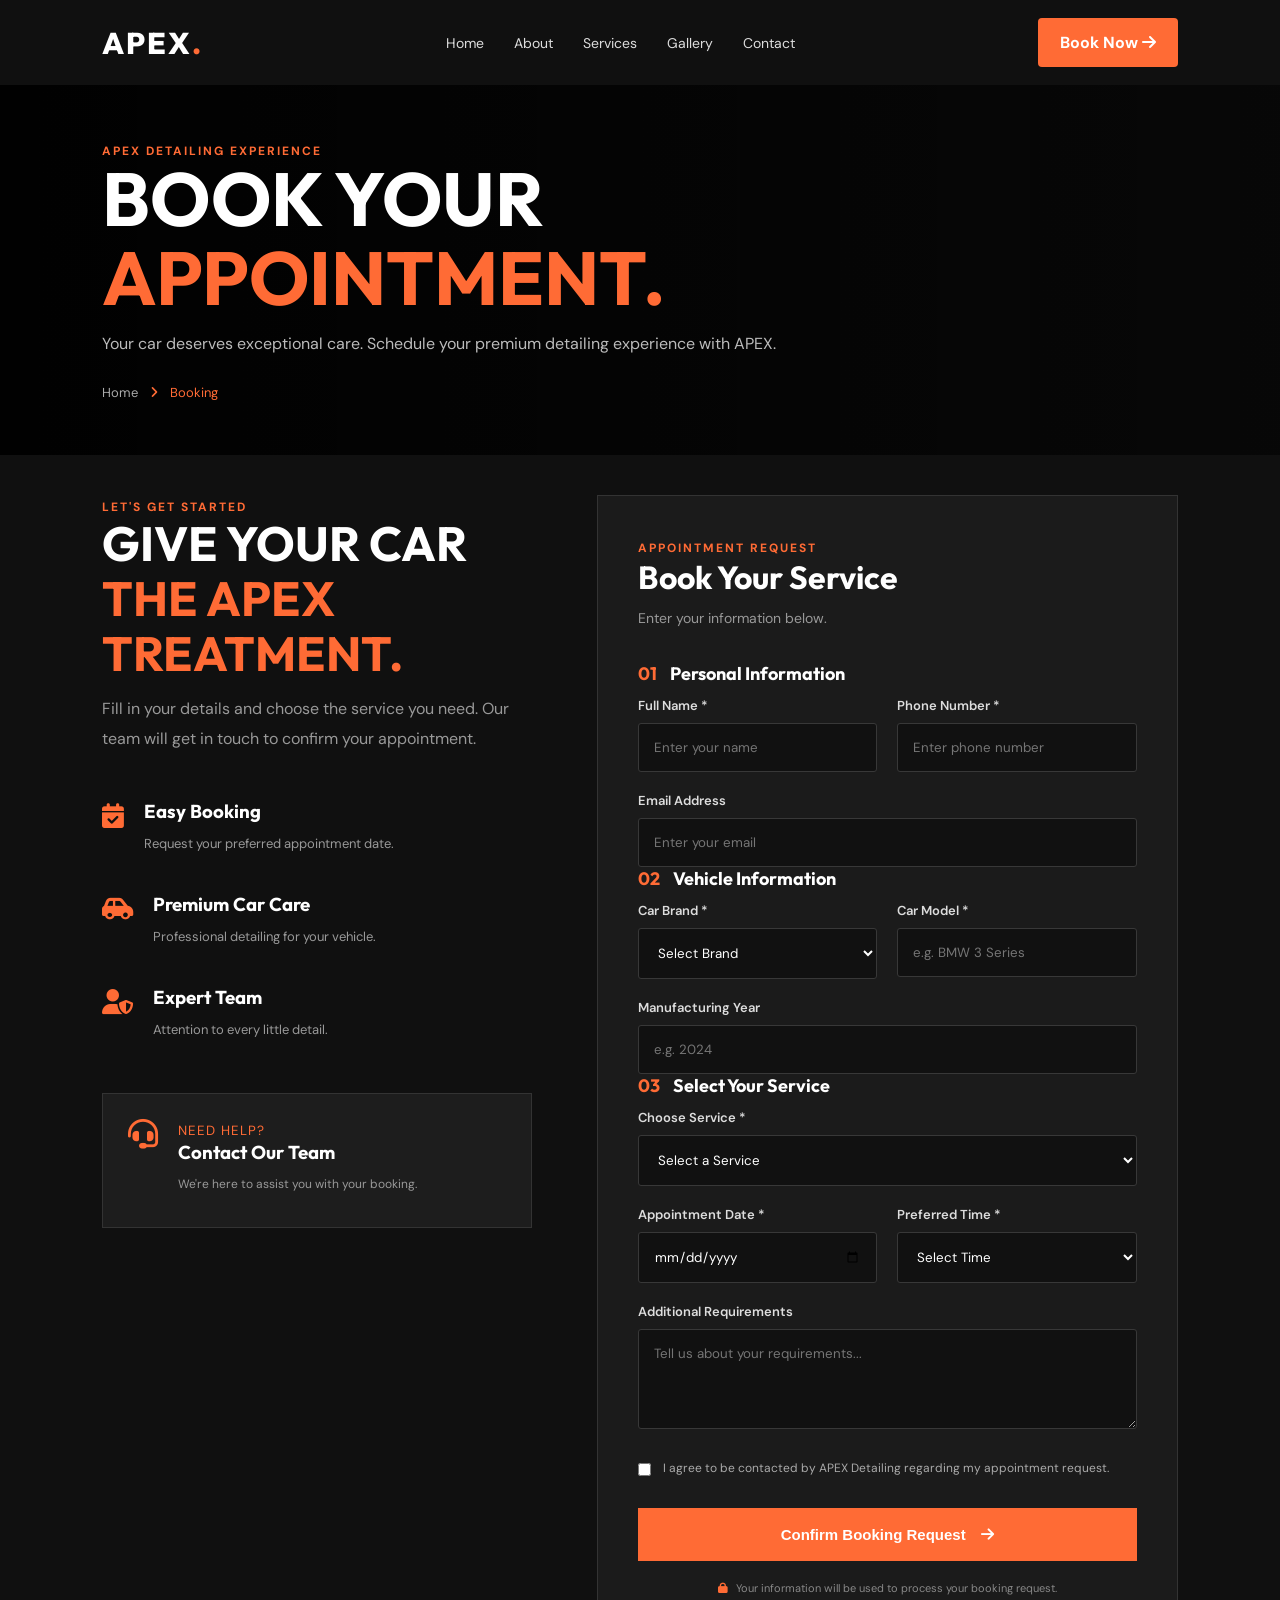
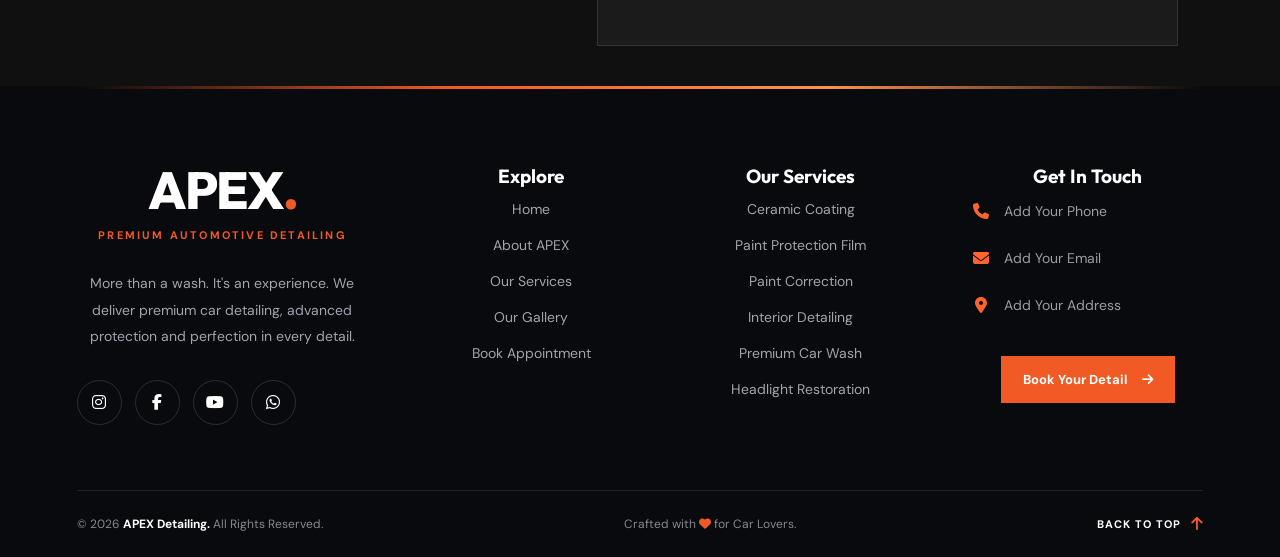
<file: booking.html>
<!DOCTYPE html>
<html lang="en">

<head>
    <meta charset="UTF-8">
    <meta name="viewport" content="width=device-width, initial-scale=1.0">

    <title>Book Appointment | APEX Detailing</title>

    <link rel="stylesheet" href="style.css">

    <link href="https://fonts.googleapis.com/css2?family=DM+Sans:wght@400;500;600;700&family=Outfit:wght@400;500;600;700;800&display=swap" rel="stylesheet">

    <link rel="stylesheet" href="https://cdnjs.cloudflare.com/ajax/libs/font-awesome/6.5.0/css/all.min.css">
</head>

<body>

<!-- NAVBAR -->

<header class="navbar">

    <a href="index.html" class="logo">APEX<span>.</span></a>

    <nav id="navLinks">
        <a href="index.html">Home</a>
        <a href="about.html">About</a>
        <a href="services.html">Services</a>
        <a href="gallery.html">Gallery</a>
        <a href="contact.html">Contact</a>
    </nav>

    <a href="booking.html" class="nav-btn">Book Now
        <i class="fa-solid fa-arrow-right"></i>
    </a>

    <button class="menu-btn" id="menuBtn">
        <i class="fa-solid fa-bars"></i>
    </button>

</header>


<!-- BOOKING HERO -->

<section class="booking-hero">

    <div class="booking-hero-content">

        <span class="tag">APEX DETAILING EXPERIENCE</span>

        <h1>
            BOOK YOUR<br>
            <span>APPOINTMENT.</span>
        </h1>

        <p>
            Your car deserves exceptional care.
            Schedule your premium detailing experience with APEX.
        </p>

        <div class="booking-breadcrumb">
            <a href="index.html">Home</a>
            <i class="fa-solid fa-angle-right"></i>
            <span>Booking</span>
        </div>

    </div>

</section>


<!-- BOOKING MAIN SECTION -->

<section class="booking-page-section">

    <div class="booking-page-container">

        <!-- LEFT INFORMATION -->

        <div class="booking-info">

            <span class="tag">LET'S GET STARTED</span>

            <h2>
                GIVE YOUR CAR<br>
                <span>THE APEX TREATMENT.</span>
            </h2>

            <p>
                Fill in your details and choose the service
                you need. Our team will get in touch to confirm
                your appointment.
            </p>

            <div class="booking-info-list">

                <div class="booking-info-item">
                    <i class="fa-solid fa-calendar-check"></i>

                    <div>
                        <h3>Easy Booking</h3>
                        <p>Request your preferred appointment date.</p>
                    </div>
                </div>

                <div class="booking-info-item">
                    <i class="fa-solid fa-car-side"></i>

                    <div>
                        <h3>Premium Car Care</h3>
                        <p>Professional detailing for your vehicle.</p>
                    </div>
                </div>

                <div class="booking-info-item">
                    <i class="fa-solid fa-user-shield"></i>

                    <div>
                        <h3>Expert Team</h3>
                        <p>Attention to every little detail.</p>
                    </div>
                </div>

            </div>

            <div class="booking-help">
                <i class="fa-solid fa-headset"></i>

                <div>
                    <small>NEED HELP?</small>
                    <h3>Contact Our Team</h3>
                    <p>We're here to assist you with your booking.</p>
                </div>
            </div>

        </div>


        <!-- BOOKING FORM -->

        <div class="booking-form-wrapper">

            <div class="booking-form-heading">
                <span class="tag">APPOINTMENT REQUEST</span>
                <h2>Book Your Service</h2>
                <p>Enter your information below.</p>
            </div>


            <form id="appointmentForm">

                <h3 class="form-section-title">
                    <span>01</span> Personal Information
                </h3>

                <div class="booking-input-grid">

                    <div class="booking-field">
                        <label for="fullName">Full Name *</label>

                        <input
                            type="text"
                            id="fullName"
                            placeholder="Enter your name"
                            required
                        >
                    </div>

                    <div class="booking-field">
                        <label for="phone">Phone Number *</label>

                        <input
                            type="tel"
                            id="phone"
                            placeholder="Enter phone number"
                            pattern="[0-9]{10}"
                            maxlength="10"
                            required
                        >
                    </div>

                    <div class="booking-field full-width">
                        <label for="email">Email Address</label>

                        <input
                            type="email"
                            id="email"
                            placeholder="Enter your email"
                        >
                    </div>

                </div>


                <h3 class="form-section-title">
                    <span>02</span> Vehicle Information
                </h3>

                <div class="booking-input-grid">

                    <div class="booking-field">
                        <label for="carBrand">Car Brand *</label>

                        <select id="carBrand" required>
                            <option value="">Select Brand</option>
                            <option>Maruti Suzuki</option>
                            <option>Hyundai</option>
                            <option>Tata</option>
                            <option>Mahindra</option>
                            <option>Kia</option>
                            <option>Toyota</option>
                            <option>Honda</option>
                            <option>Volkswagen</option>
                            <option>Skoda</option>
                            <option>BMW</option>
                            <option>Mercedes-Benz</option>
                            <option>Audi</option>
                            <option>Other</option>
                        </select>
                    </div>

                    <div class="booking-field">
                        <label for="carModel">Car Model *</label>

                        <input
                            type="text"
                            id="carModel"
                            placeholder="e.g. BMW 3 Series"
                            required
                        >
                    </div>

                    <div class="booking-field full-width">
                        <label for="carYear">Manufacturing Year</label>

                        <input
                            type="number"
                            id="carYear"
                            placeholder="e.g. 2024"
                            min="1990"
                            max="2026"
                        >
                    </div>

                </div>


                <h3 class="form-section-title">
                    <span>03</span> Select Your Service
                </h3>

                <div class="booking-input-grid">

                    <div class="booking-field full-width">
                        <label for="service">Choose Service *</label>

                        <select id="service" required>
                            <option value="">Select a Service</option>
                            <option>Ceramic Coating</option>
                            <option>Paint Protection Film</option>
                            <option>Paint Correction</option>
                            <option>Interior Detailing</option>
                            <option>Premium Car Wash</option>
                            <option>Headlight Restoration</option>
                            <option>Complete Car Detailing</option>
                        </select>
                    </div>

                    <div class="booking-field">
                        <label for="date">Appointment Date *</label>

                        <input
                            type="date"
                            id="date"
                            required
                        >
                    </div>

                    <div class="booking-field">
                        <label for="time">Preferred Time *</label>

                        <select id="time" required>
                            <option value="">Select Time</option>
                            <option>09:00 AM</option>
                            <option>10:00 AM</option>
                            <option>11:00 AM</option>
                            <option>12:00 PM</option>
                            <option>01:00 PM</option>
                            <option>02:00 PM</option>
                            <option>03:00 PM</option>
                            <option>04:00 PM</option>
                            <option>05:00 PM</option>
                        </select>
                    </div>

                    <div class="booking-field full-width">
                        <label for="message">Additional Requirements</label>

                        <textarea
                            id="message"
                            rows="4"
                            placeholder="Tell us about your requirements..."
                        ></textarea>
                    </div>

                </div>


                <div class="booking-terms">

                    <input type="checkbox" id="terms" required>

                    <label for="terms">
                        I agree to be contacted by APEX Detailing
                        regarding my appointment request.
                    </label>

                </div>


                <button type="submit" class="booking-submit-btn">

                    Confirm Booking Request

                    <i class="fa-solid fa-arrow-right"></i>

                </button>

                <p class="booking-note">
                    <i class="fa-solid fa-lock"></i>
                    Your information will be used to process your booking request.
                </p>

            </form>

        </div>

    </div>

</section>


<!-- FOOTER -->

<footer class="apex-footer" id="contact">

    <div class="footer-top-line"></div>

    <div class="footer-container">

        <!-- BRAND -->
        <div class="footer-brand">

            <a href="#home" class="footer-logo">
                APEX<span>.</span>
            </a>

            <span class="footer-tagline">
                PREMIUM AUTOMOTIVE DETAILING
            </span>

            <p>
                More than a wash. It's an experience.
                We deliver premium car detailing, advanced
                protection and perfection in every detail.
            </p>

            <div class="footer-socials">
                <a href="#" aria-label="Instagram">
                    <i class="fa-brands fa-instagram"></i>
                </a>
                <a href="#" aria-label="Facebook">
                    <i class="fa-brands fa-facebook-f"></i>
                </a>
                <a href="#" aria-label="YouTube">
                    <i class="fa-brands fa-youtube"></i>
                </a>
                <a href="#" aria-label="WhatsApp">
                    <i class="fa-brands fa-whatsapp"></i>
                </a>
            </div>

        </div>


        <!-- QUICK LINKS -->
        <div class="footer-column">

            <h3>Explore</h3>

            <a href="#home">Home</a>
            <a href="about.html">About APEX</a>
            <a href="services.html">Our Services</a>
            <a href="gallery.html">Our Gallery</a>
            <a href="booking.html">Book Appointment</a>

        </div>


        <!-- SERVICES -->
        <div class="footer-column">

            <h3>Our Services</h3>

            <a href="services.html">Ceramic Coating</a>
            <a href="services.html">Paint Protection Film</a>
            <a href="services.html">Paint Correction</a>
            <a href="services.html">Interior Detailing</a>
            <a href="services.html">Premium Car Wash</a>
            <a href="services.html">Headlight Restoration</a>

        </div>


        <!-- CONTACT -->
        <div class="footer-column footer-contact">

            <h3>Get In Touch</h3>

            <p>
                <i class="fa-solid fa-phone"></i>
                <span>Add Your Phone</span>
            </p>

            <p>
                <i class="fa-solid fa-envelope"></i>
                <span>Add Your Email</span>
            </p>

            <p>
                <i class="fa-solid fa-location-dot"></i>
                <span>Add Your Address</span>
            </p>

            <a href="booking.html" class="footer-book-btn">
                Book Your Detail
                <i class="fa-solid fa-arrow-right"></i>
            </a>

        </div>

    </div>


    <!-- FOOTER BOTTOM -->
    <div class="footer-bottom">

        <p>
            © 2026 <span>APEX Detailing.</span>
            All Rights Reserved.
        </p>

        <p>
            Crafted with <i class="fa-solid fa-heart"></i>
            for Car Lovers.
        </p>

        <a href="#home" class="back-to-top">
            BACK TO TOP
            <i class="fa-solid fa-arrow-up"></i>
        </a>

    </div>

</footer>

<script src="booking.js"></script>

</body>
</html>
</file>
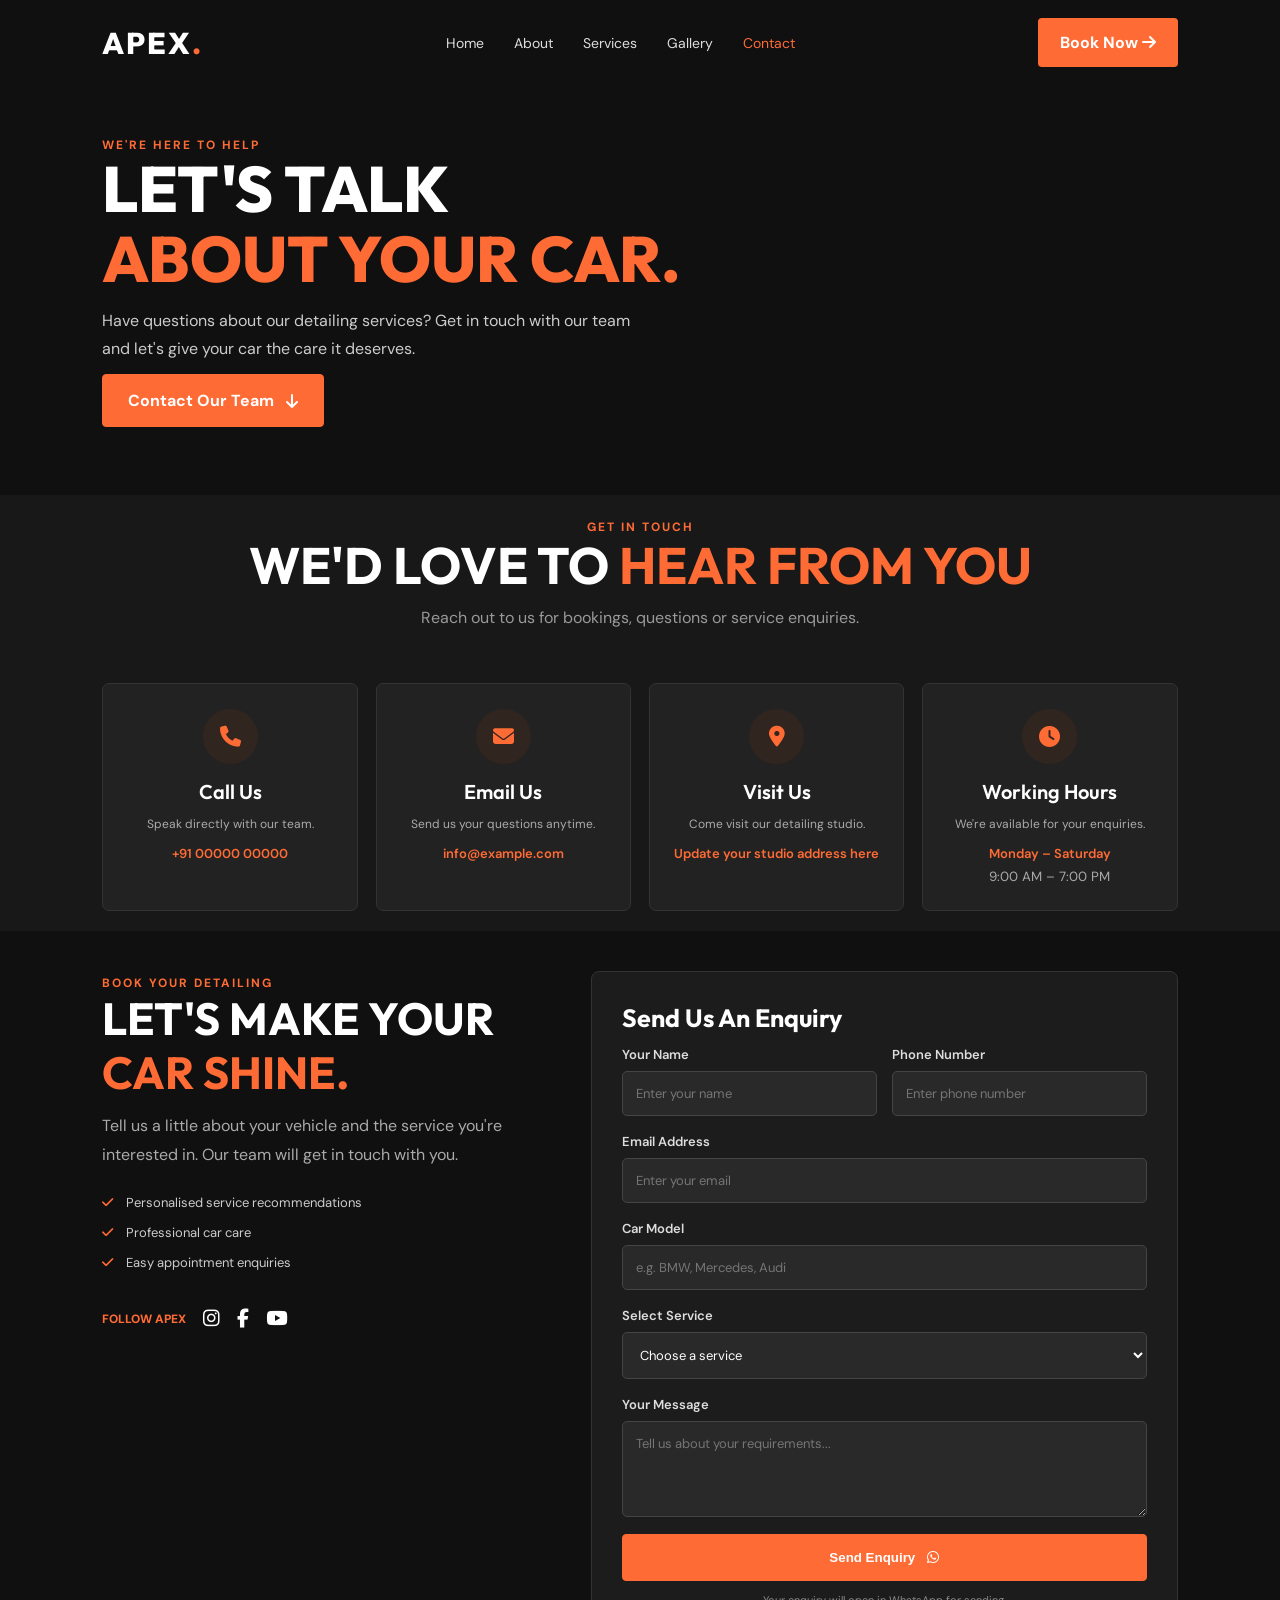
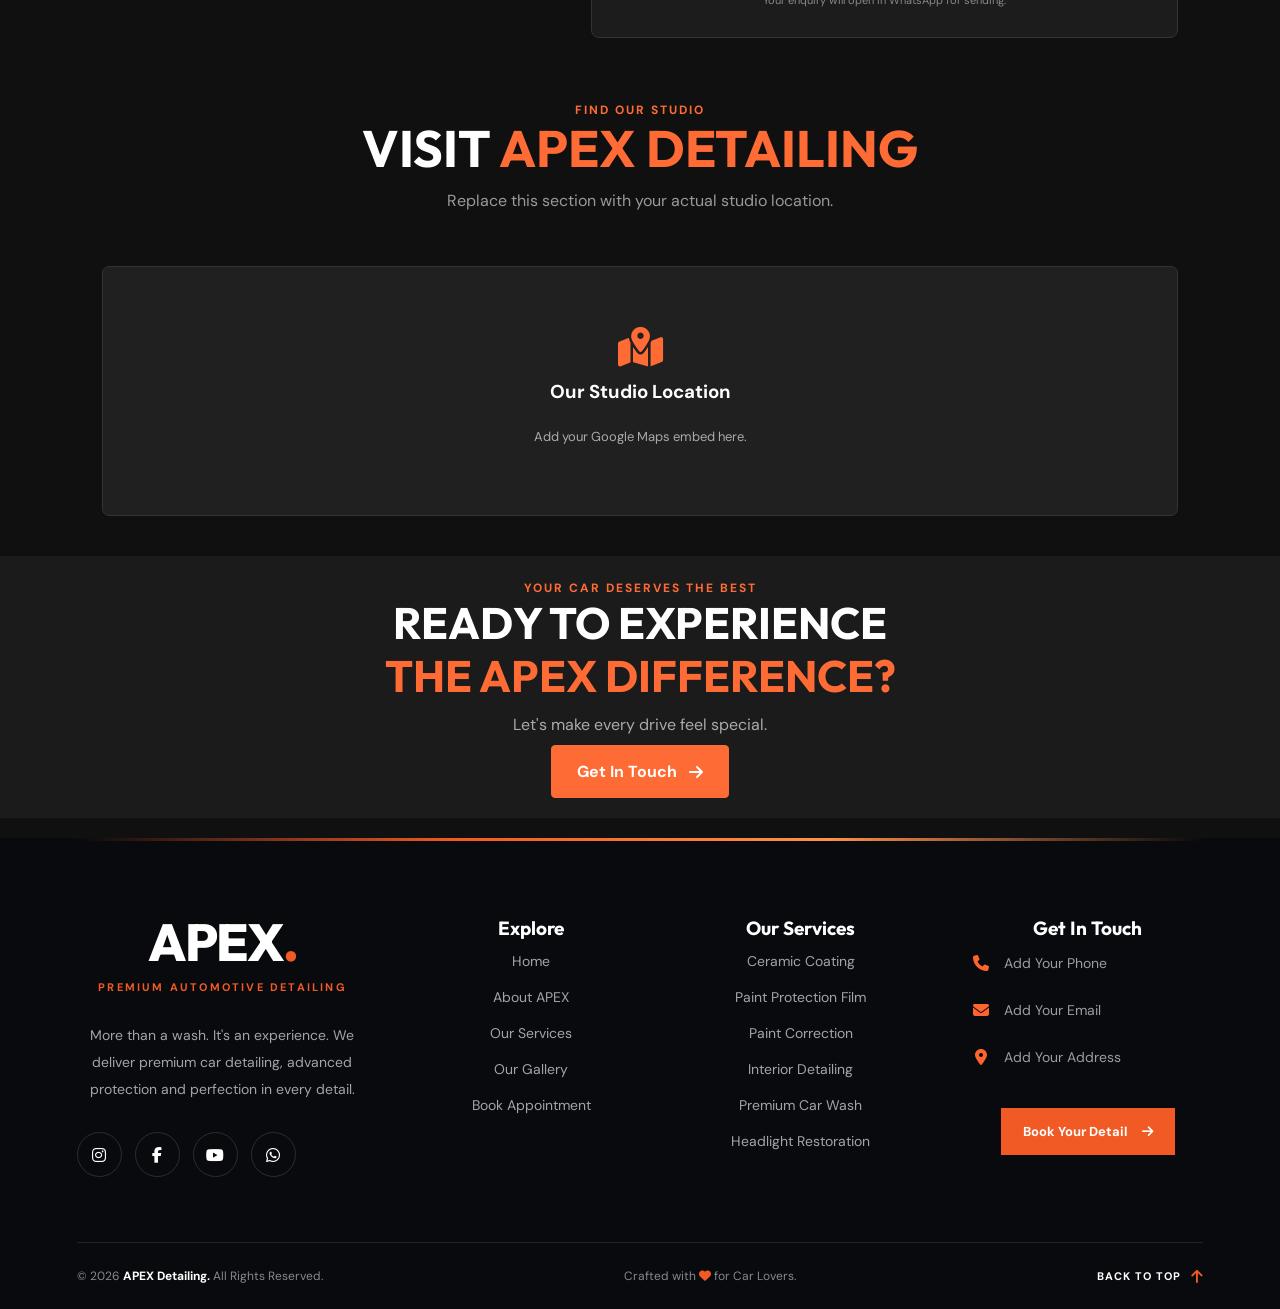
<file: contact.html>
<!DOCTYPE html>
<html lang="en">
<head>
    <meta charset="UTF-8">
    <meta name="viewport" content="width=device-width, initial-scale=1.0">

    <title>Contact Us | APEX Detailing</title>

    <link rel="stylesheet" href="style.css">

    <link href="https://fonts.googleapis.com/css2?family=DM+Sans:wght@400;500;600;700&family=Outfit:wght@400;500;600;700;800&display=swap" rel="stylesheet">

    <link rel="stylesheet" href="https://cdnjs.cloudflare.com/ajax/libs/font-awesome/6.5.0/css/all.min.css">
</head>

<body>

<!-- SAME NAVBAR -->
<header class="navbar">

    <a href="index.html" class="logo">APEX<span>.</span></a>

    <nav id="navLinks">
        <a href="index.html">Home</a>
        <a href="about.html">About</a>
        <a href="services.html">Services</a>
        <a href="gallery.html">Gallery</a>
        <a href="contact.html" class="active">Contact</a>
    </nav>

    <a href="#contact-form" class="nav-btn">
        Book Now <i class="fa-solid fa-arrow-right"></i>
    </a>

    <button class="menu-btn" id="menuBtn" aria-label="Toggle navigation">
        <i class="fa-solid fa-bars"></i>
    </button>

</header>


<!-- CONTACT HERO -->
<section class="contact-hero">

    <div class="contact-hero-content">

        <span class="tag">WE'RE HERE TO HELP</span>

        <h1>LET'S TALK<br>
            <span>ABOUT YOUR CAR.</span>
        </h1>

        <p>
            Have questions about our detailing services?
            Get in touch with our team and let's give your car
            the care it deserves.
        </p>

        <a href="#contact-form" class="primary-btn">
            Contact Our Team
            <i class="fa-solid fa-arrow-down"></i>
        </a>

    </div>

</section>


<!-- CONTACT INFORMATION -->
<section class="contact-info-section section">

    <div class="section-title">
        <span class="tag">GET IN TOUCH</span>
        <h2>WE'D LOVE TO <span>HEAR FROM YOU</span></h2>
        <p>Reach out to us for bookings, questions or service enquiries.</p>
    </div>

    <div class="contact-info-grid">

        <div class="contact-info-card">
            <div class="contact-icon">
                <i class="fa-solid fa-phone"></i>
            </div>
            <h3>Call Us</h3>
            <p>Speak directly with our team.</p>
            <a href="tel:+910000000000">+91 00000 00000</a>
        </div>

        <div class="contact-info-card">
            <div class="contact-icon">
                <i class="fa-solid fa-envelope"></i>
            </div>
            <h3>Email Us</h3>
            <p>Send us your questions anytime.</p>
            <a href="mailto:info@example.com">info@example.com</a>
        </div>

        <div class="contact-info-card">
            <div class="contact-icon">
                <i class="fa-solid fa-location-dot"></i>
            </div>
            <h3>Visit Us</h3>
            <p>Come visit our detailing studio.</p>
            <span>Update your studio address here</span>
        </div>

        <div class="contact-info-card">
            <div class="contact-icon">
                <i class="fa-solid fa-clock"></i>
            </div>
            <h3>Working Hours</h3>
            <p>We're available for your enquiries.</p>
            <span>Monday – Saturday</span>
            <small>9:00 AM – 7:00 PM</small>
        </div>

    </div>

</section>


<!-- CONTACT FORM -->
<section class="contact-form-section section" id="contact-form">

    <div class="contact-form-layout">

        <div class="contact-form-text">

            <span class="tag">BOOK YOUR DETAILING</span>

            <h2>LET'S MAKE YOUR<br>
                <span>CAR SHINE.</span>
            </h2>

            <p>
                Tell us a little about your vehicle and the service
                you're interested in. Our team will get in touch
                with you.
            </p>

            <div class="contact-points">
                <p><i class="fa-solid fa-check"></i> Personalised service recommendations</p>
                <p><i class="fa-solid fa-check"></i> Professional car care</p>
                <p><i class="fa-solid fa-check"></i> Easy appointment enquiries</p>
            </div>

            <div class="contact-social">
                <span>FOLLOW APEX</span>

                <a href="#" aria-label="Instagram"><i class="fa-brands fa-instagram"></i></a>
                <a href="#" aria-label="Facebook"><i class="fa-brands fa-facebook-f"></i></a>
                <a href="#" aria-label="YouTube"><i class="fa-brands fa-youtube"></i></a>
            </div>

        </div>


        <form class="contact-form" id="contactForm">

            <h3>Send Us An Enquiry</h3>

            <div class="contact-input-row">

                <div class="contact-field">
                    <label for="customerName">Your Name</label>
                    <input type="text" id="customerName" placeholder="Enter your name" required>
                </div>

                <div class="contact-field">
                    <label for="customerPhone">Phone Number</label>
                    <input type="tel" id="customerPhone" placeholder="Enter phone number" pattern="[0-9+\s()-]{10,16}" required>
                </div>

            </div>

            <div class="contact-field">
                <label for="customerEmail">Email Address</label>
                <input type="email" id="customerEmail" placeholder="Enter your email" required>
            </div>

            <div class="contact-field">
                <label for="carModel">Car Model</label>
                <input type="text" id="carModel" placeholder="e.g. BMW, Mercedes, Audi" required>
            </div>

            <div class="contact-field">
                <label for="serviceType">Select Service</label>

                <select id="serviceType" required>
                    <option value="">Choose a service</option>
                    <option>Ceramic Coating</option>
                    <option>Paint Protection Film</option>
                    <option>Paint Correction</option>
                    <option>Interior Detailing</option>
                    <option>Premium Car Wash</option>
                    <option>Headlight Restoration</option>
                </select>
            </div>

            <div class="contact-field">
                <label for="customerMessage">Your Message</label>
                <textarea id="customerMessage" rows="4" placeholder="Tell us about your requirements..."></textarea>
            </div>

            <button type="submit" class="primary-btn">
                Send Enquiry <i class="fa-brands fa-whatsapp"></i>
            </button>

            <small class="form-note">
                Your enquiry will open in WhatsApp for sending.
            </small>

        </form>

    </div>

</section>


<!-- MAP / LOCATION -->
<section class="contact-location section">

    <div class="section-title">
        <span class="tag">FIND OUR STUDIO</span>
        <h2>VISIT <span>APEX DETAILING</span></h2>
        <p>Replace this section with your actual studio location.</p>
    </div>

    <div class="map-placeholder">
        <i class="fa-solid fa-map-location-dot"></i>
        <h3>Our Studio Location</h3>
        <p>Add your Google Maps embed here.</p>
    </div>

</section>


<!-- CTA -->
<section class="contact-cta">

    <span class="tag">YOUR CAR DESERVES THE BEST</span>

    <h2>READY TO EXPERIENCE<br>
        <span>THE APEX DIFFERENCE?</span>
    </h2>

    <p>Let's make every drive feel special.</p>

    <a href="#contact-form" class="primary-btn">
        Get In Touch <i class="fa-solid fa-arrow-right"></i>
    </a>

</section>


<!-- FOOTER -->
<footer class="apex-footer" id="contact">

    <div class="footer-top-line"></div>

    <div class="footer-container">

        <!-- BRAND -->
        <div class="footer-brand">

            <a href="#home" class="footer-logo">
                APEX<span>.</span>
            </a>

            <span class="footer-tagline">
                PREMIUM AUTOMOTIVE DETAILING
            </span>

            <p>
                More than a wash. It's an experience.
                We deliver premium car detailing, advanced
                protection and perfection in every detail.
            </p>

            <div class="footer-socials">
                <a href="#" aria-label="Instagram">
                    <i class="fa-brands fa-instagram"></i>
                </a>
                <a href="#" aria-label="Facebook">
                    <i class="fa-brands fa-facebook-f"></i>
                </a>
                <a href="#" aria-label="YouTube">
                    <i class="fa-brands fa-youtube"></i>
                </a>
                <a href="#" aria-label="WhatsApp">
                    <i class="fa-brands fa-whatsapp"></i>
                </a>
            </div>

        </div>


        <!-- QUICK LINKS -->
        <div class="footer-column">

            <h3>Explore</h3>

            <a href="#home">Home</a>
            <a href="about.html">About APEX</a>
            <a href="services.html">Our Services</a>
            <a href="gallery.html">Our Gallery</a>
            <a href="booking.html">Book Appointment</a>

        </div>


        <!-- SERVICES -->
        <div class="footer-column">

            <h3>Our Services</h3>

            <a href="services.html">Ceramic Coating</a>
            <a href="services.html">Paint Protection Film</a>
            <a href="services.html">Paint Correction</a>
            <a href="services.html">Interior Detailing</a>
            <a href="services.html">Premium Car Wash</a>
            <a href="services.html">Headlight Restoration</a>

        </div>


        <!-- CONTACT -->
        <div class="footer-column footer-contact">

            <h3>Get In Touch</h3>

            <p>
                <i class="fa-solid fa-phone"></i>
                <span>Add Your Phone</span>
            </p>

            <p>
                <i class="fa-solid fa-envelope"></i>
                <span>Add Your Email</span>
            </p>

            <p>
                <i class="fa-solid fa-location-dot"></i>
                <span>Add Your Address</span>
            </p>

            <a href="booking.html" class="footer-book-btn">
                Book Your Detail
                <i class="fa-solid fa-arrow-right"></i>
            </a>

        </div>

    </div>


    <!-- FOOTER BOTTOM -->
    <div class="footer-bottom">

        <p>
            © 2026 <span>APEX Detailing.</span>
            All Rights Reserved.
        </p>

        <p>
            Crafted with <i class="fa-solid fa-heart"></i>
            for Car Lovers.
        </p>

        <a href="#home" class="back-to-top">
            BACK TO TOP
            <i class="fa-solid fa-arrow-up"></i>
        </a>

    </div>

</footer>

<script src="contact.js"></script>

</body>
</html>
</file>
<file: style.css>
* {
    margin: 0;
    padding: 0;
    box-sizing: border-box;
}

html {
    scroll-behavior: smooth;
}

body {
    background: #101010;
    color: white;
    font-family: 'DM Sans', sans-serif;
}

:root {
    --orange: #ff6b35;
    --dark: #101010;
    --gray: #a5a5a5;
}

a {
    text-decoration: none;
    color: inherit;
}

.navbar {
    height: 85px;
    padding: 0 8%;
    display: flex;
    justify-content: space-between;
    align-items: center;
    background: #101010;
    position: sticky;
    top: 0;
    z-index: 100;
}

.logo {
    font: 800 30px 'Outfit';
    letter-spacing: 2px;
}

.logo span, .section-title h2 span,
.about-content h2 span {
    color: var(--orange);
}

.navbar nav {
    display: flex;
    gap: 30px;
}

.navbar nav a {
    font-size: 14px;
    color: #ddd;
}

.navbar nav a:hover {
    color: var(--orange);
}

.nav-btn, .primary-btn {
    background: var(--orange);
    padding: 14px 22px;
    border-radius: 4px;
    color: white;
    font-weight: 700;
    border: none;
    cursor: pointer;
    display: inline-block;
}

.menu-btn {
    display: none;
    background: none;
    color: white;
    border: none;
    font-size: 24px;
}

.hero {
    min-height: 660px;
    display: flex;
    align-items: center;
    padding: 70px 8%;
    background:
    linear-gradient(90deg, #101010 5%, rgba(16,16,16,.85) 45%, rgba(16,16,16,.15)),
    url("https://images.unsplash.com/photo-1503376780353-7e6692767b70?w=1800");
    background-size: cover;
    background-position: center;
}

.hero-content {
    max-width: 650px;
}

.tag {
    color: var(--orange);
    font-size: 12px;
    font-weight: 800;
    letter-spacing: 3px;
}

.hero h1 {
    font: 800 clamp(45px, 6vw, 78px)/1.05 'Outfit';
    margin: 22px 0;
}

.hero h1 span {
    color: var(--orange);
}

.hero p, .about-content p {
    color: #bbb;
    line-height: 1.8;
    max-width: 520px;
}

.hero-buttons {
    display: flex;
    gap: 15px;
    margin-top: 30px;
    flex-wrap: wrap;
}

.secondary-btn {
    padding: 14px 22px;
    border: 1px solid white;
    border-radius: 4px;
    font-weight: 700;
}

.hero-stats {
    display: flex;
    gap: 45px;
    margin-top: 55px;
}

.hero-stats strong, .hero-stats small {
    display: block;
}

.hero-stats strong {
    font: 700 27px 'Outfit';
}

.hero-stats small {
    color: var(--gray);
    font-size: 12px;
}

.section {
    padding: 85px 8%;
}

.about {
    display: grid;
    grid-template-columns: 1fr 1fr;
    align-items: center;
    gap: 55px;
}

.about-image {
    min-height: 400px;
    background: url("https://images.unsplash.com/photo-1601362840469-51e4d8d58785?w=1000") center/cover;
    border-radius: 8px;
}

.about-content h2, .section-title h2 {
    font: 700 clamp(30px, 4vw, 46px)/1.2 'Outfit';
    margin: 15px 0;
}

.about-content p {
    margin-bottom: 25px;
}

.services {
    background: #181818;
}

.section-title {
    text-align: center;
    margin-bottom: 40px;
}

.section-title p {
    color: var(--gray);
}

.service-grid {
    display: grid;
    grid-template-columns: repeat(4, 1fr);
    gap: 20px;
}

.service-card {
    background: #222;
    padding: 30px 22px;
    border: 1px solid #333;
    border-radius: 6px;
    transition: .3s;
}

.service-card:hover {
    transform: translateY(-8px);
    border-color: var(--orange);
}

.service-card i {
    font-size: 32px;
    color: var(--orange);
    margin-bottom: 20px;
}

.service-card h3 {
    font: 600 21px 'Outfit';
    margin-bottom: 12px;
}

.service-card p {
    font-size: 13px;
    color: var(--gray);
    line-height: 1.7;
    margin-bottom: 20px;
}

.service-card a {
    color: var(--orange);
    font-size: 13px;
    font-weight: 700;
}

.gallery-grid {
    display: grid;
    grid-template-columns: repeat(3, 1fr);
    gap: 15px;
}

.gallery-grid img {
    width: 100%;
    height: 260px;
    object-fit: cover;
    border-radius: 6px;
    transition: .3s;
}

.gallery-grid img:hover {
    transform: scale(1.02);
}

.booking {
    background: #181818;
}

.booking form {
    max-width: 700px;
    margin: auto;
    display: grid;
    grid-template-columns: 1fr 1fr;
    gap: 15px;
}

.booking input, .booking select {
    width: 100%;
    padding: 15px;
    background: #252525;
    border: 1px solid #444;
    color: white;
    border-radius: 4px;
    outline: none;
}

.booking button {
    grid-column: 1 / -1;
}

footer {
    padding: 40px 8%;
    text-align: center;
}

footer p {
    color: var(--gray);
    margin-top: 10px;
}

.copyright {
    border-top: 1px solid #333;
    padding-top: 20px;
    margin-top: 30px;
    font-size: 12px;
}

@media(max-width: 900px) {
    .service-grid {
        grid-template-columns: repeat(2, 1fr);
    }

    .navbar nav {
        gap: 15px;
    }
}

@media(max-width: 650px) {
    .navbar {
        height: 70px;
        padding: 0 5%;
    }

    .menu-btn {
        display: block;
    }

    .navbar nav {
        display: none;
        position: absolute;
        top: 70px;
        left: 0;
        width: 100%;
        background: #181818;
        flex-direction: column;
        padding: 25px;
    }

    .navbar nav.active {
        display: flex;
    }

    .nav-btn {
        display: none;
    }

    .hero {
        min-height: 600px;
        padding: 45px 6%;
        background-position: 60% center;
    }

    .hero-stats {
        gap: 20px;
    }

    .section {
        padding: 50px 6%;
    }

    .about {
        grid-template-columns: 1fr;
        gap: 25px;
    }

    .about-image {
        min-height: 280px;
    }

    .service-grid, .gallery-grid {
        grid-template-columns: 1fr;
    }

    .gallery-grid img {
        height: 220px;
    }

    .booking form {
        grid-template-columns: 1fr;
    }
}

/* ==============================
   ABOUT PAGE - APEX DETAILING
============================== */

.navbar nav a.active {
    color: #ff6b35;
}

/* About Hero */

.about-hero {
    min-height: 480px;
    padding: 70px 8%;
    display: flex;
    align-items: center;
    background:
        linear-gradient(90deg, #101010 5%, rgba(16,16,16,.8) 55%, rgba(16,16,16,.25)),
        url("https://images.unsplash.com/photo-1492144534655-ae79c964c9d7?w=1600");
    background-size: cover;
    background-position: center;
}

.about-hero-content {
    max-width: 700px;
}

.about-hero h1 {
    font: 800 clamp(38px, 5vw, 65px)/1.1 'Outfit';
    margin: 20px 0;
}

.about-hero h1 span,
.story-content h2 span,
.about-cta h2 span {
    color: #ff6b35;
}

.about-hero p {
    color: #ccc;
    line-height: 1.8;
    max-width: 550px;
    margin-bottom: 25px;
}

/* Story */

.story-section {
    display: grid;
    grid-template-columns: 1fr 1fr;
    gap: 55px;
    align-items: center;
}

.story-image img {
    width: 100%;
    height: 420px;
    object-fit: cover;
    border-radius: 7px;
}

.story-content h2 {
    font: 700 clamp(30px, 4vw, 43px)/1.2 'Outfit';
    margin: 15px 0;
}

.story-content p {
    color: #aaa;
    line-height: 1.8;
    margin-bottom: 15px;
}

/* Stats */

.about-stats {
    padding: 45px 8%;
    display: grid;
    grid-template-columns: repeat(4, 1fr);
    gap: 20px;
    background: #1b1b1b;
    text-align: center;
}

.stat-item h2 {
    color: #ff6b35;
    font: 800 35px 'Outfit';
}

.stat-item p {
    color: #aaa;
    font-size: 13px;
    margin-top: 5px;
}

/* Why Choose Us */

.why-apex {
    background: #181818;
}

.why-grid {
    display: grid;
    grid-template-columns: repeat(4, 1fr);
    gap: 18px;
}

.why-card {
    background: #222;
    padding: 25px 20px;
    border: 1px solid #333;
    border-radius: 6px;
    transition: .3s;
}

.why-card:hover {
    transform: translateY(-6px);
    border-color: #ff6b35;
}

.why-card i {
    color: #ff6b35;
    font-size: 30px;
    margin-bottom: 18px;
}

.why-card h3 {
    font: 600 20px 'Outfit';
    margin-bottom: 10px;
}

.why-card p {
    color: #aaa;
    font-size: 13px;
    line-height: 1.7;
}

/* Process */

.process-grid {
    display: grid;
    grid-template-columns: repeat(4, 1fr);
    gap: 18px;
}

.process-card {
    background: #1c1c1c;
    padding: 25px 20px;
    border-radius: 6px;
    border: 1px solid #333;
}

.process-card span {
    display: block;
    color: #ff6b35;
    font: 800 32px 'Outfit';
    margin-bottom: 15px;
}

.process-card h3 {
    font: 600 20px 'Outfit';
    margin-bottom: 10px;
}

.process-card p {
    color: #aaa;
    font-size: 13px;
    line-height: 1.7;
}

/* CTA */

.about-cta {
    text-align: center;
    padding: 60px 20px;
    background:
        linear-gradient(rgba(0,0,0,.82), rgba(0,0,0,.82)),
        url("https://images.unsplash.com/photo-1503376780353-7e6692767b70?w=1400") center/cover;
}

.about-cta h2 {
    font: 700 clamp(30px, 4vw, 46px)/1.2 'Outfit';
    margin: 15px 0;
}

.about-cta p {
    color: #bbb;
    margin-bottom: 25px;
}

/* Responsive */

@media(max-width: 900px) {
    .why-grid,
    .process-grid {
        grid-template-columns: repeat(2, 1fr);
    }

    .story-section {
        gap: 30px;
    }
}

@media(max-width: 650px) {
    .about-hero {
        min-height: 400px;
        padding: 45px 6%;
    }

    .story-section {
        grid-template-columns: 1fr;
        gap: 25px;
    }

    .story-image img {
        height: 280px;
    }

    .about-stats {
        grid-template-columns: repeat(2, 1fr);
        padding: 30px 6%;
        gap: 25px;
    }

    .why-grid,
    .process-grid {
        grid-template-columns: 1fr;
    }

    .about-cta {
        padding: 45px 6%;
    }
}

/* ==============================
   APEX SERVICES PAGE
============================== */

.services-hero {
    min-height: 440px;
    padding: 65px 8%;
    display: flex;
    align-items: center;
    background:
        linear-gradient(90deg, #101010 5%, rgba(16,16,16,.78) 60%, rgba(16,16,16,.2)),
        url("https://images.unsplash.com/photo-1503376780353-7e6692767b70?w=1600") center/cover;
}

.services-hero-content {
    max-width: 700px;
}

.services-hero h1 {
    font: 800 clamp(38px, 5vw, 65px)/1.1 'Outfit';
    margin: 18px 0;
}

.services-hero h1 span,
.services-intro h2 span,
.services-cta h2 span,
.section-title h2 span {
    color: #ff6b35;
}

.services-hero p {
    color: #ccc;
    line-height: 1.8;
    margin-bottom: 25px;
    max-width: 550px;
}

.services-intro {
    padding-bottom: 20px;
}

.service-list-grid {
    display: grid;
    grid-template-columns: repeat(2, 1fr);
    gap: 22px;
}

.detail-service-card {
    background: #1b1b1b;
    border: 1px solid #333;
    border-radius: 7px;
    overflow: hidden;
    transition: .3s;
}

.detail-service-card:hover {
    transform: translateY(-5px);
    border-color: #ff6b35;
}

.detail-service-image {
    height: 230px;
    overflow: hidden;
}

.detail-service-image img {
    width: 100%;
    height: 100%;
    object-fit: cover;
    transition: .5s;
}

.detail-service-card:hover img {
    transform: scale(1.05);
}

.detail-service-info {
    padding: 23px;
}

.service-number {
    color: #ff6b35;
    font-size: 11px;
    font-weight: 800;
    letter-spacing: 2px;
}

.detail-service-info h3 {
    font: 700 24px 'Outfit';
    margin: 10px 0;
}

.detail-service-info p {
    color: #aaa;
    font-size: 13px;
    line-height: 1.7;
}

.detail-service-info ul {
    list-style: none;
    margin: 17px 0;
}

.detail-service-info li {
    color: #ccc;
    font-size: 13px;
    margin: 9px 0;
}

.detail-service-info li::before {
    content: "✓";
    color: #ff6b35;
    margin-right: 10px;
    font-weight: 800;
}

.service-book {
    display: inline-flex;
    gap: 10px;
    align-items: center;
    color: #ff6b35;
    font-size: 13px;
    font-weight: 700;
}

.service-benefits {
    background: #181818;
}

.benefit-grid {
    display: grid;
    grid-template-columns: repeat(4, 1fr);
    gap: 18px;
}

.benefit-card {
    padding: 25px 18px;
    background: #222;
    border: 1px solid #333;
    border-radius: 6px;
    text-align: center;
    transition: .3s;
}

.benefit-card:hover {
    border-color: #ff6b35;
    transform: translateY(-5px);
}

.benefit-card i {
    color: #ff6b35;
    font-size: 30px;
    margin-bottom: 15px;
}

.benefit-card h3 {
    font: 600 19px 'Outfit';
    margin-bottom: 10px;
}

.benefit-card p {
    color: #aaa;
    font-size: 13px;
    line-height: 1.6;
}

.services-cta {
    text-align: center;
    padding: 55px 20px;
    background: #202020;
}

.services-cta h2 {
    font: 700 clamp(28px, 4vw, 42px) 'Outfit';
    margin: 15px 0;
}

.services-cta p {
    color: #aaa;
    margin-bottom: 22px;
}

@media(max-width: 900px) {
    .benefit-grid {
        grid-template-columns: repeat(2, 1fr);
    }
}

@media(max-width: 650px) {
    .services-hero {
        min-height: 350px;
        padding: 40px 6%;
    }

    .service-list-grid {
        grid-template-columns: 1fr;
    }

    .detail-service-image {
        height: 200px;
    }

    .benefit-grid {
        grid-template-columns: 1fr;
    }

    .detail-service-info {
        padding: 18px;
    }

    .services-cta {
        padding: 40px 6%;
    }
}

/* ==============================
   APEX GALLERY PAGE
============================== */

.gallery-hero {
    min-height: 400px;
    padding: 65px 8%;
    display: flex;
    align-items: center;
    background:
        linear-gradient(90deg, #101010 5%, rgba(16,16,16,.75) 65%, rgba(16,16,16,.2)),
        url("https://images.unsplash.com/photo-1492144534655-ae79c964c9d7?w=1600") center/cover;
}

.gallery-hero h1 {
    font: 800 clamp(40px, 6vw, 70px)/1.1 'Outfit';
    margin: 18px 0;
}

.gallery-hero h1 span,
.gallery-cta h2 span,
.section-title h2 span {
    color: #ff6b35;
}

.gallery-hero p {
    max-width: 520px;
    color: #ccc;
    line-height: 1.8;
    margin-bottom: 25px;
}

/* Before After */

.before-after {
    background: #181818;
}

.comparison-container {
    position: relative;
    max-width: 900px;
    height: 450px;
    margin: auto;
    overflow: hidden;
    border-radius: 8px;
    user-select: none;
}

.comparison-after {
    width: 100%;
    height: 100%;
    object-fit: cover;
}

.comparison-before {
    position: absolute;
    inset: 0;
    width: 50%;
    overflow: hidden;
}

.comparison-before img {
    width: 900px;
    max-width: none;
    height: 100%;
    object-fit: cover;
}

.comparison-line {
    position: absolute;
    top: 0;
    bottom: 0;
    left: 50%;
    width: 3px;
    background: #ff6b35;
    transform: translateX(-50%);
    display: flex;
    align-items: center;
    justify-content: center;
    pointer-events: none;
}

.comparison-line span {
    width: 42px;
    height: 42px;
    border-radius: 50%;
    background: #ff6b35;
    color: white;
    display: grid;
    place-items: center;
}

.comparison-label {
    position: absolute;
    bottom: 18px;
    padding: 8px 15px;
    background: #101010;
    color: white;
    font-size: 12px;
    font-weight: 800;
    letter-spacing: 1px;
}

.before-label {
    left: 18px;
}

.after-label {
    right: 18px;
}

#comparisonSlider {
    position: absolute;
    inset: 0;
    width: 100%;
    height: 100%;
    opacity: 0;
    cursor: ew-resize;
}

.comparison-hint {
    text-align: center;
    color: #aaa;
    font-size: 13px;
    margin-top: 18px;
}

/* Filters */

.gallery-filters {
    display: flex;
    justify-content: center;
    flex-wrap: wrap;
    gap: 12px;
    margin-bottom: 30px;
}

.gallery-filter {
    background: #222;
    border: 1px solid #444;
    color: white;
    padding: 10px 22px;
    border-radius: 30px;
    cursor: pointer;
    font-weight: 600;
    transition: .3s;
}

.gallery-filter:hover,
.gallery-filter.active {
    background: #ff6b35;
    border-color: #ff6b35;
}

/* Portfolio */

.portfolio-grid {
    display: grid;
    grid-template-columns: repeat(3, 1fr);
    gap: 18px;
}

.portfolio-item {
    height: 270px;
    position: relative;
    overflow: hidden;
    border-radius: 7px;
    background: #222;
}

.portfolio-item img {
    width: 100%;
    height: 100%;
    object-fit: cover;
    transition: .5s;
}

.portfolio-item:hover img {
    transform: scale(1.1);
}

.portfolio-overlay {
    position: absolute;
    inset: 0;
    display: flex;
    flex-direction: column;
    justify-content: flex-end;
    padding: 22px;
    background: linear-gradient(transparent, rgba(0,0,0,.9));
}

.portfolio-overlay span {
    color: #ff6b35;
    font-size: 11px;
    font-weight: 800;
    letter-spacing: 1.5px;
}

.portfolio-overlay h3 {
    font: 600 23px 'Outfit';
    margin-top: 7px;
}

.portfolio-item.hide {
    display: none;
}

/* CTA */

.gallery-cta {
    text-align: center;
    padding: 60px 20px;
    background: #1b1b1b;
}

.gallery-cta h2 {
    font: 700 clamp(30px, 4vw, 45px)/1.2 'Outfit';
    margin: 15px 0;
}

.gallery-cta p {
    color: #aaa;
    margin-bottom: 22px;
}

/* Responsive */

@media(max-width: 850px) {
    .portfolio-grid {
        grid-template-columns: repeat(2, 1fr);
    }
}

@media(max-width: 600px) {
    .gallery-hero {
        min-height: 340px;
        padding: 40px 6%;
    }

    .comparison-container {
        height: 280px;
    }

    .comparison-before img {
        width: calc(100vw - 12%);
    }

    .portfolio-grid {
        grid-template-columns: 1fr;
    }

    .portfolio-item {
        height: 240px;
    }

    .gallery-cta {
        padding: 40px 6%;
    }
}

/* ==============================
   APEX CONTACT PAGE
============================== */

.contact-hero {
    min-height: 390px;
    padding: 65px 8%;
    display: flex;
    align-items: center;
    background:
        linear-gradient(90deg, #101010 5%, rgba(16,16,16,.8) 60%, rgba(16,16,16,.2)),
        url("https://images.unsplash.com/photo-1503376780353-7e6692767b70?w=1600") center/cover;
}

.contact-hero h1 {
    font: 800 clamp(40px, 5vw, 65px)/1.1 'Outfit';
    margin: 18px 0;
}

.contact-hero h1 span,
.contact-form-text h2 span,
.contact-cta h2 span,
.section-title h2 span {
    color: #ff6b35;
}

.contact-hero p {
    max-width: 540px;
    color: #ccc;
    line-height: 1.8;
    margin-bottom: 25px;
}

/* Contact Cards */

.contact-info-section {
    background: #181818;
}

.contact-info-grid {
    display: grid;
    grid-template-columns: repeat(4, 1fr);
    gap: 18px;
}

.contact-info-card {
    background: #222;
    padding: 25px 15px;
    text-align: center;
    border: 1px solid #333;
    border-radius: 7px;
    transition: .3s;
}

.contact-info-card:hover {
    border-color: #ff6b35;
    transform: translateY(-5px);
}

.contact-icon {
    width: 55px;
    height: 55px;
    margin: 0 auto 15px;
    background: #30251f;
    color: #ff6b35;
    border-radius: 50%;
    display: grid;
    place-items: center;
    font-size: 21px;
}

.contact-info-card h3 {
    font: 600 20px 'Outfit';
    margin-bottom: 8px;
}

.contact-info-card p {
    color: #aaa;
    font-size: 12px;
    margin-bottom: 10px;
}

.contact-info-card a,
.contact-info-card > span {
    color: #ff6b35;
    font-size: 13px;
    font-weight: 600;
}

.contact-info-card small {
    display: block;
    color: #aaa;
    margin-top: 5px;
}

/* Contact Form Layout */

.contact-form-section {
    background: #101010;
}

.contact-form-layout {
    display: grid;
    grid-template-columns: .85fr 1.15fr;
    gap: 55px;
    align-items: start;
}

.contact-form-text h2 {
    font: 700 clamp(32px, 4vw, 45px)/1.2 'Outfit';
    margin: 18px 0;
}

.contact-form-text > p {
    color: #aaa;
    line-height: 1.8;
}

.contact-points {
    margin-top: 25px;
}

.contact-points p {
    color: #ccc;
    font-size: 13px;
    margin: 13px 0;
}

.contact-points i {
    color: #ff6b35;
    margin-right: 10px;
}

.contact-social {
    display: flex;
    align-items: center;
    gap: 17px;
    margin-top: 35px;
}

.contact-social span {
    color: #ff6b35;
    font-size: 12px;
    font-weight: 800;
}

.contact-social a {
    font-size: 19px;
    transition: .3s;
}

.contact-social a:hover {
    color: #ff6b35;
}

/* Form */

.contact-form {
    background: #1c1c1c;
    border: 1px solid #333;
    border-radius: 8px;
    padding: 30px;
}

.contact-form h3 {
    font: 700 25px 'Outfit';
    margin-bottom: 25px;
}

.contact-input-row {
    display: grid;
    grid-template-columns: 1fr 1fr;
    gap: 15px;
}

.contact-field {
    display: flex;
    flex-direction: column;
    gap: 8px;
    margin-bottom: 17px;
}

.contact-field label {
    color: #ddd;
    font-size: 13px;
    font-weight: 600;
}

.contact-field input,
.contact-field select,
.contact-field textarea {
    width: 100%;
    padding: 13px;
    background: #292929;
    color: white;
    border: 1px solid #444;
    border-radius: 5px;
    outline: none;
    font: inherit;
    font-size: 13px;
}

.contact-field input:focus,
.contact-field select:focus,
.contact-field textarea:focus {
    border-color: #ff6b35;
}

.contact-field textarea {
    resize: vertical;
}

.contact-field select option {
    background: #222;
}

.contact-form button {
    width: 100%;
}

.form-note {
    display: block;
    color: #888;
    text-align: center;
    font-size: 11px;
    margin-top: 12px;
}

/* Map */

.map-placeholder {
    min-height: 250px;
    background: #202020;
    border: 1px solid #333;
    border-radius: 7px;
    display: flex;
    flex-direction: column;
    justify-content: center;
    align-items: center;
    text-align: center;
    gap: 12px;
}

.map-placeholder i {
    font-size: 40px;
    color: #ff6b35;
}

.map-placeholder p {
    color: #aaa;
    font-size: 13px;
}

/* CTA */

.contact-cta {
    padding: 55px 20px;
    text-align: center;
    background: #1b1b1b;
}

.contact-cta h2 {
    font: 700 clamp(30px, 4vw, 44px)/1.2 'Outfit';
    margin: 15px 0;
}

.contact-cta p {
    color: #aaa;
    margin-bottom: 22px;
}

/* Responsive */

@media(max-width: 900px) {
    .contact-info-grid {
        grid-template-columns: repeat(2, 1fr);
    }

    .contact-form-layout {
        gap: 30px;
    }
}

@media(max-width: 650px) {
    .contact-hero {
        min-height: 340px;
        padding: 40px 6%;
    }

    .contact-info-grid {
        grid-template-columns: 1fr;
    }

    .contact-form-layout {
        grid-template-columns: 1fr;
    }

    .contact-input-row {
        grid-template-columns: 1fr;
        gap: 0;
    }

    .contact-form {
        padding: 20px;
    }

    .contact-cta {
        padding: 40px 6%;
    }
}

/* ===== APEX HOMEPAGE ADDITIONS ===== */

html {
    scroll-behavior: smooth;
}

img {
    max-width: 100%;
    display: block;
}

section {
    scroll-margin-top: 90px;
}

.tag {
    color: #ff6b35;
    font-size: 12px;
    font-weight: 700;
    letter-spacing: 2px;
}

.section {
    padding: 100px 8%;
}

.section-title {
    text-align: center;
    margin-bottom: 55px;
}

.section-title h2,
.about-content h2,
.brand-intro h2,
.booking-content h2 {
    font-family: 'Outfit', sans-serif;
    font-size: clamp(32px, 4vw, 52px);
    line-height: 1.15;
    margin: 15px 0;
}

.section-title h2 span,
.about-content h2 span,
.brand-intro h2 span,
.booking-content h2 span,
.home-cta h2 span {
    color: #ff6b35;
}

.section-title p {
    color: #999;
    margin-top: 12px;
}

/* HERO */

.hero {
    min-height: 90vh;
    display: flex;
    align-items: center;
    position: relative;
    overflow: hidden;
    background:
        linear-gradient(90deg, rgba(0,0,0,.95), rgba(0,0,0,.45)),
        url('https://images.unsplash.com/photo-1503376780353-7e6692767b70?w=1800')
        center/cover no-repeat;
}

.hero-content {
    position: relative;
    z-index: 2;
    width: min(700px, 90%);
    padding: 100px 8%;
}

.hero h1 {
    font-family: 'Outfit', sans-serif;
    font-size: clamp(48px, 7vw, 90px);
    line-height: .98;
    margin: 25px 0;
}

.hero h1 span {
    color: #ff6b35;
}

.hero-content > p {
    max-width: 550px;
    color: #c4c4c4;
    line-height: 1.8;
}

.hero-buttons {
    display: flex;
    gap: 15px;
    flex-wrap: wrap;
    margin-top: 30px;
}

.hero-stats {
    display: flex;
    gap: 50px;
    margin-top: 65px;
    flex-wrap: wrap;
}

.hero-stats div {
    display: flex;
    flex-direction: column;
    gap: 5px;
}

.hero-stats strong {
    font-family: 'Outfit';
    font-size: 27px;
    color: #ff6b35;
}

.hero-stats small {
    color: #aaa;
}

.hero-scroll {
    position: absolute;
    right: 8%;
    bottom: 40px;
    display: flex;
    align-items: center;
    gap: 12px;
    color: #fff;
    font-size: 11px;
    letter-spacing: 2px;
}

.hero-scroll i {
    color: #ff6b35;
}

/* BRAND INTRO */

.brand-intro {
    display: flex;
    justify-content: space-between;
    align-items: center;
    gap: 50px;
    background: #171717;
}

.brand-intro-content {
    flex: 1;
}

.brand-intro > p {
    flex: 1;
    max-width: 470px;
    color: #aaa;
    line-height: 1.9;
}

/* ABOUT */

.about {
    display: grid;
    grid-template-columns: 1fr 1fr;
    align-items: center;
    gap: 65px;
}

.about-image {
    position: relative;
}

.about-image img {
    width: 100%;
    height: 520px;
    object-fit: cover;
    border-radius: 8px;
}

.experience-box {
    position: absolute;
    right: -20px;
    bottom: 25px;
    background: #ff6b35;
    padding: 20px 30px;
    display: flex;
    flex-direction: column;
    color: #fff;
}

.experience-box strong {
    font-size: 28px;
    font-family: 'Outfit';
}

.experience-box span {
    font-size: 10px;
    letter-spacing: 1px;
}

.about-content > p {
    color: #aaa;
    line-height: 1.8;
    margin: 15px 0;
}

.about-points {
    display: grid;
    gap: 15px;
    margin: 25px 0;
}

.about-points div {
    display: flex;
    gap: 12px;
    align-items: center;
    color: #ddd;
}

.about-points i {
    color: #ff6b35;
}

/* BUTTONS */

.primary-btn,
.secondary-btn {
    display: inline-flex;
    align-items: center;
    justify-content: center;
    gap: 12px;
    padding: 15px 25px;
    text-decoration: none;
    font-weight: 700;
    border: 1px solid #ff6b35;
    transition: .3s;
    cursor: pointer;
}

.primary-btn {
    background: #ff6b35;
    color: #fff;
}

.primary-btn:hover {
    background: transparent;
    color: #ff6b35;
}

.secondary-btn {
    background: transparent;
    color: #fff;
}

.secondary-btn:hover {
    background: #ff6b35;
    color: #fff;
}

/* SERVICES */

.services {
    background: #171717;
}

.service-grid {
    display: grid;
    grid-template-columns: repeat(3, 1fr);
    gap: 22px;
}

.service-card {
    position: relative;
    background: #202020;
    padding: 35px;
    border: 1px solid #303030;
    transition: .35s;
    overflow: hidden;
}

.service-card:hover {
    transform: translateY(-8px);
    border-color: #ff6b35;
}

.service-icon {
    font-size: 32px;
    color: #ff6b35;
    margin-bottom: 25px;
}

.service-number {
    position: absolute;
    top: 25px;
    right: 25px;
    font-size: 13px;
    color: #777;
}

.service-card h3 {
    font-family: 'Outfit';
    font-size: 23px;
    margin-bottom: 12px;
}

.service-card p {
    color: #aaa;
    font-size: 14px;
    line-height: 1.8;
    min-height: 75px;
}

.service-card a {
    display: inline-flex;
    gap: 10px;
    color: #ff6b35;
    text-decoration: none;
    margin-top: 20px;
    font-size: 13px;
    font-weight: 700;
}

/* WHY US */

.why-grid {
    display: grid;
    grid-template-columns: repeat(4, 1fr);
    gap: 20px;
}

.why-card {
    text-align: center;
    padding: 35px 20px;
    background: #191919;
    border: 1px solid #303030;
    transition: .3s;
}

.why-card:hover {
    border-color: #ff6b35;
    transform: translateY(-5px);
}

.why-card i {
    font-size: 35px;
    color: #ff6b35;
    margin-bottom: 20px;
}

.why-card h3 {
    font-family: 'Outfit';
    margin-bottom: 12px;
}

.why-card p {
    color: #999;
    line-height: 1.7;
    font-size: 13px;
}

/* COMPARISON */

.comparison {
    background: #171717;
}

.comparison-box {
    max-width: 1000px;
    margin: auto;
    overflow: hidden;
    border-radius: 8px;
    border: 1px solid #333;
}

.comparison-image img {
    width: 100%;
    height: 450px;
    object-fit: cover;
}

.comparison-caption {
    display: flex;
    justify-content: space-between;
    padding: 20px 25px;
    background: #202020;
    color: #ff6b35;
    font-size: 12px;
    font-weight: 700;
    letter-spacing: 2px;
}

/* GALLERY */

.gallery-grid {
    display: grid;
    grid-template-columns: repeat(3, 1fr);
    gap: 15px;
}

.gallery-item {
    position: relative;
    height: 280px;
    overflow: hidden;
    border-radius: 5px;
}

.gallery-item img {
    width: 100%;
    height: 100%;
    object-fit: cover;
    transition: .5s;
}

.gallery-item:hover img {
    transform: scale(1.1);
}

.gallery-overlay {
    position: absolute;
    inset: 0;
    background: linear-gradient(transparent, rgba(0,0,0,.85));
    display: flex;
    align-items: flex-end;
    padding: 25px;
    opacity: 0;
    transition: .3s;
}

.gallery-item:hover .gallery-overlay {
    opacity: 1;
}

.gallery-overlay span {
    color: #fff;
    font-size: 12px;
    letter-spacing: 2px;
}

/* PROCESS */

.process-section {
    background: #171717;
}

.process-grid {
    display: grid;
    grid-template-columns: repeat(4, 1fr);
    gap: 20px;
}

.process-card {
    position: relative;
    background: #202020;
    padding: 30px 22px;
    border: 1px solid #333;
}

.process-card > span {
    color: #ff6b35;
    font-size: 13px;
    font-weight: 700;
}

.process-card i {
    display: block;
    color: #ff6b35;
    font-size: 30px;
    margin: 25px 0;
}

.process-card h3 {
    font-family: 'Outfit';
    margin-bottom: 12px;
}

.process-card p {
    color: #999;
    font-size: 13px;
    line-height: 1.8;
}

/* TESTIMONIALS */

.testimonial-grid {
    display: grid;
    grid-template-columns: repeat(3, 1fr);
    gap: 20px;
}

.testimonial-card {
    background: #1d1d1d;
    padding: 30px;
    border: 1px solid #303030;
}

.stars {
    color: #ff6b35;
    letter-spacing: 4px;
    margin-bottom: 20px;
}

.testimonial-card p {
    color: #bbb;
    line-height: 1.8;
    margin-bottom: 25px;
}

.testimonial-card h4 {
    font-family: 'Outfit';
}

.testimonial-card small {
    display: block;
    color: #888;
    margin-top: 5px;
}

/* BOOKING */

.booking {
    display: grid;
    grid-template-columns: 1fr 1fr;
    gap: 60px;
    align-items: center;
    background: #171717;
}

.booking-content > p {
    color: #aaa;
    line-height: 1.9;
    margin: 20px 0;
}

.booking-contact {
    display: flex;
    gap: 12px;
    color: #ff6b35;
    align-items: center;
    font-size: 13px;
}

.booking-form {
    background: #222;
    border: 1px solid #333;
    padding: 35px;
    display: flex;
    flex-direction: column;
    gap: 17px;
}

.booking-form h3 {
    font-family: 'Outfit';
    font-size: 25px;
    margin-bottom: 10px;
}

.form-row {
    display: grid;
    grid-template-columns: 1fr 1fr;
    gap: 15px;
}

.booking-form input,
.booking-form select,
.booking-form textarea {
    width: 100%;
    padding: 15px;
    background: #151515;
    border: 1px solid #383838;
    color: #fff;
    font-family: 'DM Sans';
    outline: none;
}

.booking-form input:focus,
.booking-form select:focus,
.booking-form textarea:focus {
    border-color: #ff6b35;
}

.booking-form textarea {
    resize: vertical;
}

.booking-form small {
    color: #999;
    font-size: 11px;
}

/* FAQ */

.faq-list {
    max-width: 850px;
    margin: auto;
}

.faq-item {
    background: #1d1d1d;
    border: 1px solid #333;
    margin-bottom: 12px;
    padding: 22px 25px;
}

.faq-item summary {
    cursor: pointer;
    font-weight: 600;
    list-style: none;
}

.faq-item summary::after {
    content: '+';
    float: right;
    color: #ff6b35;
    font-size: 20px;
}

.faq-item[open] summary::after {
    content: '−';
}

.faq-item p {
    color: #aaa;
    line-height: 1.8;
    margin-top: 18px;
}

/* CTA */

.home-cta {
    padding: 75px 8%;
    display: flex;
    justify-content: space-between;
    align-items: center;
    gap: 30px;
    background:
        linear-gradient(90deg, rgba(0,0,0,.95), rgba(0,0,0,.65)),
        url('https://images.unsplash.com/photo-1503376780353-7e6692767b70?w=1400')
        center/cover;
}

.home-cta h2 {
    font-family: 'Outfit';
    font-size: clamp(30px, 4vw, 48px);
    margin-top: 15px;
}

/* FOOTER */

.footer-main {
    display: grid;
    grid-template-columns: 1.5fr 1fr 1fr 1.2fr;
    gap: 40px;
    padding: 70px 8%;
}

.footer-about p {
    color: #999;
    line-height: 1.8;
    margin: 20px 0;
    max-width: 300px;
}

.footer-links {
    display: flex;
    flex-direction: column;
    gap: 14px;
}

.footer-links h3 {
    font-family: 'Outfit';
    margin-bottom: 10px;
}

.footer-links a,
.footer-links p {
    color: #999;
    text-decoration: none;
    font-size: 13px;
    line-height: 1.7;
}

.footer-links a:hover {
    color: #ff6b35;
}

.footer-links p i {
    color: #ff6b35;
    margin-right: 8px;
}

.social-links {
    display: flex;
    gap: 12px;
}

.social-links a {
    width: 40px;
    height: 40px;
    border: 1px solid #444;
    color: #fff;
    display: grid;
    place-items: center;
    text-decoration: none;
    transition: .3s;
}

.social-links a:hover {
    background: #ff6b35;
    border-color: #ff6b35;
}

.footer-bottom {
    padding: 22px 8%;
    border-top: 1px solid #303030;
    display: flex;
    justify-content: space-between;
    gap: 15px;
    flex-wrap: wrap;
    color: #888;
    font-size: 12px;
}

.footer-bottom span {
    color: #ff6b35;
}

/* RESPONSIVE */

@media (max-width: 1000px) {
    .service-grid {
        grid-template-columns: repeat(2, 1fr);
    }

    .why-grid,
    .process-grid {
        grid-template-columns: repeat(2, 1fr);
    }

    .footer-main {
        grid-template-columns: repeat(2, 1fr);
    }
}

@media (max-width: 768px) {
    .section {
        padding: 70px 6%;
    }

    .hero {
        min-height: 780px;
    }

    .hero-content {
        padding: 100px 6%;
    }

    .hero-stats {
        gap: 25px;
    }

    .brand-intro,
    .home-cta {
        flex-direction: column;
        align-items: flex-start;
    }

    .about,
    .booking {
        grid-template-columns: 1fr;
    }

    .about-image img {
        height: 350px;
    }

    .experience-box {
        right: 10px;
    }

    .gallery-grid {
        grid-template-columns: repeat(2, 1fr);
    }

    .testimonial-grid {
        grid-template-columns: 1fr;
    }

    .comparison-image img {
        height: 300px;
    }

    .hero-scroll {
        display: none;
    }

    .footer-main {
        padding: 55px 6%;
    }
}

@media (max-width: 500px) {
    .service-grid,
    .why-grid,
    .process-grid,
    .gallery-grid,
    .footer-main {
        grid-template-columns: 1fr;
    }

    .form-row {
        grid-template-columns: 1fr;
    }

    .booking-form {
        padding: 22px;
    }

    .hero-buttons {
        flex-direction: column;
        align-items: stretch;
    }

    .hero-stats {
        justify-content: space-between;
        gap: 10px;
    }

    .hero-stats strong {
        font-size: 22px;
    }

    .gallery-item {
        height: 250px;
    }

    .footer-bottom {
        flex-direction: column;
    }

    .comparison-caption {
        font-size: 10px;
        padding: 15px;
    }
}

/* MOVE COMPLETE HERO CONTENT UP */

@media (min-width: 769px) {

    .hero {
        position: relative;
        min-height: 700px;
        height: calc(100vh - 155px);
        background-position: center 42%;
    }

    /* Text, buttons and stats */
    .hero-content {
        transform: translateY(-65px);
    }

    /* Car image position */
    .hero {
        background-position: center 42%;
    }

    /* Scroll indicator */
    .hero-scroll {
        bottom: 20px;
    }
}

/* ===== APEX FINAL HERO DESIGN ===== */

@media (min-width: 769px) {

    .hero {
        height: 720px;
        min-height: 720px;
        display: flex;
        align-items: center;
        justify-content: flex-start;
        overflow: hidden;

        background-size: cover;
        background-position: center center;
    }

    .hero-content {
        width: 100%;
        max-width: 1100px;
        padding: 45px 8%;
        margin: 0;
        box-sizing: border-box;
        position: relative;
        z-index: 2;
        transform: none;
    }

    .hero h1 {
        width: max-content;
        max-width: 100%;
        font-size: clamp(58px, 5.2vw, 76px);
        line-height: 1.04;
        letter-spacing: -2px;
        margin: 22px 0;
    }

    .hero h1 span {
        display: inline;
        white-space: nowrap;
    }

    .hero-content > p {
        max-width: 560px;
        font-size: 17px;
        line-height: 1.8;
    }

    .hero-buttons {
        margin-top: 28px;
    }

    .hero-stats {
        margin-top: 38px;
    }

    .hero-scroll {
        bottom: 25px;
        right: 8%;
    }
}

/* MOBILE HERO */

@media (max-width: 768px) {

    .hero {
        min-height: 750px;
        height: auto;
        background-position: 60% center;
    }

    .hero-content {
        transform: none;
        padding: 90px 6% 65px;
    }

    .hero h1 {
        font-size: clamp(43px, 10vw, 62px);
        line-height: 1.02;
        letter-spacing: -1px;
    }

    .hero h1 span {
        white-space: normal;
    }
}

/* ===== BOOKING PAGE ===== */

.booking-hero {
    min-height: 370px;
    display: flex;
    align-items: center;
    padding: 60px 8%;
    background:
        linear-gradient(90deg, rgba(0,0,0,.95), rgba(0,0,0,.55)),
        url('https://images.unsplash.com/photo-1492144534655-ae79c964c9d7?w=1600')
        center/cover;
}

.booking-hero-content {
    max-width: 700px;
}

.booking-hero h1 {
    font-family: 'Outfit';
    font-size: clamp(45px, 6vw, 75px);
    line-height: 1.05;
    margin: 20px 0;
}

.booking-hero h1 span {
    color: #ff6b35;
}

.booking-hero p {
    color: #bbb;
    line-height: 1.8;
}

.booking-breadcrumb {
    display: flex;
    align-items: center;
    gap: 12px;
    margin-top: 25px;
    font-size: 13px;
}

.booking-breadcrumb a {
    color: #aaa;
    text-decoration: none;
}

.booking-breadcrumb i,
.booking-breadcrumb span {
    color: #ff6b35;
}

.booking-page-section {
    padding: 100px 8%;
    background: #101010;
}

.booking-page-container {
    display: grid;
    grid-template-columns: .85fr 1.15fr;
    gap: 65px;
    align-items: start;
    max-width: 1400px;
    margin: auto;
}

.booking-info {
    position: sticky;
    top: 40px;
}

.booking-info h2 {
    font-family: 'Outfit';
    font-size: clamp(32px, 4vw, 48px);
    line-height: 1.15;
    margin: 20px 0;
}

.booking-info h2 span {
    color: #ff6b35;
}

.booking-info > p {
    color: #999;
    line-height: 1.9;
}

.booking-info-list {
    display: grid;
    gap: 30px;
    margin-top: 45px;
}

.booking-info-item {
    display: flex;
    gap: 20px;
    align-items: flex-start;
}

.booking-info-item > i {
    font-size: 25px;
    color: #ff6b35;
    margin-top: 5px;
}

.booking-info-item h3 {
    font-family: 'Outfit';
    margin-bottom: 7px;
}

.booking-info-item p {
    color: #999;
    font-size: 13px;
}

.booking-help {
    display: flex;
    gap: 20px;
    padding: 25px;
    margin-top: 45px;
    background: #1d1d1d;
    border: 1px solid #333;
}

.booking-help > i {
    font-size: 30px;
    color: #ff6b35;
}

.booking-help small {
    color: #ff6b35;
    letter-spacing: 1px;
}

.booking-help h3 {
    margin: 7px 0;
    font-family: 'Outfit';
}

.booking-help p {
    font-size: 12px;
    color: #999;
}

.booking-form-wrapper {
    padding: 40px;
    background: #1b1b1b;
    border: 1px solid #333;
}

.booking-form-heading {
    margin-bottom: 35px;
}

.booking-form-heading h2 {
    font-family: 'Outfit';
    font-size: 32px;
    margin: 12px 0;
}

.booking-form-heading p {
    color: #999;
    font-size: 14px;
}

.form-section-title {
    display: flex;
    gap: 13px;
    align-items: center;
    font-family: 'Outfit';
    font-size: 18px;
    margin: 35px 0 22px;
}

.form-section-title span {
    color: #ff6b35;
}

.booking-input-grid {
    display: grid;
    grid-template-columns: 1fr 1fr;
    gap: 20px;
}

.booking-field {
    display: flex;
    flex-direction: column;
    gap: 9px;
}

.booking-field.full-width {
    grid-column: 1 / -1;
}

.booking-field label {
    font-size: 13px;
    font-weight: 600;
    color: #ddd;
}

.booking-field input,
.booking-field select,
.booking-field textarea {
    width: 100%;
    box-sizing: border-box;
    padding: 15px;
    background: #111;
    color: #fff;
    border: 1px solid #383838;
    outline: none;
    font-family: 'DM Sans';
    border-radius: 3px;
}

.booking-field input:focus,
.booking-field select:focus,
.booking-field textarea:focus {
    border-color: #ff6b35;
}

.booking-field select option {
    background: #111;
}

.booking-field textarea {
    resize: vertical;
}

.booking-terms {
    display: flex;
    gap: 12px;
    align-items: flex-start;
    margin: 30px 0;
}

.booking-terms input {
    accent-color: #ff6b35;
    margin-top: 4px;
}

.booking-terms label {
    color: #aaa;
    font-size: 12px;
    line-height: 1.6;
}

.booking-submit-btn {
    width: 100%;
    padding: 17px;
    border: 1px solid #ff6b35;
    background: #ff6b35;
    color: white;
    font-size: 15px;
    font-weight: 700;
    cursor: pointer;
    display: flex;
    justify-content: center;
    align-items: center;
    gap: 15px;
    transition: .3s;
}

.booking-submit-btn:hover {
    background: transparent;
    color: #ff6b35;
}

.booking-note {
    color: #888;
    font-size: 11px;
    text-align: center;
    margin-top: 20px;
}

.booking-note i {
    color: #ff6b35;
    margin-right: 5px;
}

@media(max-width: 900px) {
    .booking-page-container {
        grid-template-columns: 1fr;
    }

    .booking-info {
        position: static;
    }
}

@media(max-width: 600px) {
    .booking-hero {
        min-height: 320px;
        padding: 50px 6%;
    }

    .booking-page-section {
        padding: 60px 5%;
    }

    .booking-form-wrapper {
        padding: 22px 16px;
    }

    .booking-input-grid {
        grid-template-columns: 1fr;
    }

    .booking-field.full-width {
        grid-column: auto;
    }
}
/* Reduce spacing between all sections */
section {
  margin-top: 0 !important;
  margin-bottom: 20px !important;
  padding-top: 20px !important;
  padding-bottom: 20px !important;
}

/* Reduce common container spacing */
.container,
.section-container {
  margin-top: 0 !important;
  margin-bottom: 0 !important;
}

/* Reduce heading spacing */
section h1,
section h2,
section h3 {
  margin-top: 0 !important;
  margin-bottom: 12px !important;
}

/* Reduce paragraph spacing */
section p {
  margin-bottom: 10px !important;
}

/* Reduce row and column gaps */
.row {
  row-gap: 15px !important;
}

/* Mobile spacing */
@media (max-width: 768px) {
  section {
    padding-top: 12px !important;
    padding-bottom: 12px !important;
    margin-bottom: 8px !important;
  }
}
/* ==============================
   APEX PREMIUM FOOTER
============================== */

.apex-footer {
    background: #090b0e;
    color: #fff;
    padding: 0 7% 0;
    position: relative;
    overflow: hidden;
}

.footer-top-line {
    height: 3px;
    width: 100%;
    background: linear-gradient(
        90deg,
        transparent,
        #f15a24,
        #ff914d,
        transparent
    );
}

.footer-container {
    max-width: 1400px;
    margin: auto;
    padding: 85px 0 70px;
    display: grid;
    grid-template-columns: 1.5fr 1fr 1.2fr 1.3fr;
    gap: 55px;
}

/* BRAND */

.footer-logo {
    display: inline-block;
    color: #fff;
    text-decoration: none;
    font-family: 'Outfit', sans-serif;
    font-size: 43px;
    font-weight: 800;
    letter-spacing: -2px;
}

.footer-logo span {
    color: #f15a24;
}

.footer-tagline {
    display: block;
    color: #f15a24;
    font-size: 10px;
    font-weight: 700;
    letter-spacing: 2px;
    margin-top: 4px;
}

.footer-brand p {
    color: #999da5;
    font-size: 14px;
    line-height: 1.9;
    margin: 24px 0;
    max-width: 320px;
}

/* SOCIAL ICONS */

.footer-socials {
    display: flex;
    gap: 12px;
    margin-top: 28px;
}

.footer-socials a {
    width: 42px;
    height: 42px;
    border: 1px solid #292d33;
    border-radius: 50%;
    display: flex;
    align-items: center;
    justify-content: center;
    color: #fff;
    text-decoration: none;
    transition: .3s ease;
}

.footer-socials a:hover {
    background: #f15a24;
    border-color: #f15a24;
    transform: translateY(-5px);
}

/* FOOTER COLUMNS */

.footer-column h3 {
    font-family: 'Outfit', sans-serif;
    font-size: 19px;
    font-weight: 700;
    margin-bottom: 28px;
    position: relative;
    padding-bottom: 13px;
}

.footer-column h3::after {
    content: "";
    position: absolute;
    bottom: 0;
    left: 0;
    width: 38px;
    height: 2px;
    background: #f15a24;
}

.footer-column > a:not(.footer-book-btn) {
    display: block;
    color: #999da5;
    text-decoration: none;
    font-size: 14px;
    margin-bottom: 17px;
    transition: .3s ease;
}

.footer-column > a:not(.footer-book-btn):hover {
    color: #f15a24;
    padding-left: 7px;
}

/* CONTACT */

.footer-contact p {
    display: flex;
    align-items: flex-start;
    gap: 14px;
    color: #999da5;
    font-size: 14px;
    line-height: 1.7;
    margin-bottom: 20px;
}

.footer-contact p i {
    color: #f15a24;
    font-size: 16px;
    margin-top: 3px;
    min-width: 17px;
}

.footer-book-btn {
    display: inline-flex;
    align-items: center;
    gap: 15px;
    padding: 14px 20px;
    background: #f15a24;
    color: #fff;
    text-decoration: none;
    font-size: 13px;
    font-weight: 700;
    margin-top: 12px;
    transition: .3s ease;
}

.footer-book-btn:hover {
    background: #fff;
    color: #f15a24;
    transform: translateY(-3px);
}

/* BOTTOM BAR */

.footer-bottom {
    max-width: 1400px;
    margin: auto;
    padding: 25px 0;
    border-top: 1px solid #24272d;
    display: flex;
    justify-content: space-between;
    align-items: center;
    gap: 20px;
    flex-wrap: wrap;
}

.footer-bottom p {
    color: #858990;
    font-size: 12px;
    margin: 0;
}

.footer-bottom p span {
    color: #fff;
    font-weight: 700;
}

.footer-bottom p i {
    color: #f15a24;
}

.back-to-top {
    color: #fff;
    text-decoration: none;
    font-size: 11px;
    font-weight: 700;
    letter-spacing: 1px;
    display: flex;
    gap: 10px;
    align-items: center;
    transition: .3s;
}

.back-to-top i {
    color: #f15a24;
    font-size: 15px;
}

.back-to-top:hover {
    color: #f15a24;
}


/* TABLET */

@media (max-width: 1000px) {

    .footer-container {
        grid-template-columns: repeat(2, 1fr);
        gap: 45px;
        padding: 65px 0;
    }

}


/* MOBILE */

@media (max-width: 600px) {

    .apex-footer {
        padding: 0 6%;
    }

    .footer-container {
        grid-template-columns: 1fr 1fr;
        gap: 38px 22px;
        padding: 50px 0;
    }

    .footer-brand {
        grid-column: 1 / -1;
    }

    .footer-brand p {
        max-width: 100%;
    }

    .footer-logo {
        font-size: 36px;
    }

    .footer-column h3 {
        font-size: 16px;
        margin-bottom: 22px;
    }

    .footer-column > a:not(.footer-book-btn) {
        font-size: 12px;
        line-height: 1.6;
        margin-bottom: 14px;
    }

    .footer-contact p {
        font-size: 12px;
        gap: 8px;
    }

    .footer-book-btn {
        font-size: 11px;
        padding: 12px 13px;
        gap: 8px;
    }

    .footer-bottom {
        flex-direction: column;
        text-align: center;
        padding: 22px 0;
        gap: 15px;
    }

}

/* ===== APEX FOOTER FINAL REFINEMENT ===== */

.apex-footer {
    background: #080a0d;
    padding: 0 6% ;
}

.footer-container {
    max-width: 1380px;
    padding: 75px 0 65px;
    grid-template-columns: 1.35fr 0.85fr 1.1fr 1fr;
    gap: 45px;
    align-items: start;
}

/* Brand */

.footer-brand {
    padding-right: 20px;
}

.footer-logo {
    font-size: 52px;
    line-height: 1;
    letter-spacing: -2px;
}

.footer-tagline {
    font-size: 11px;
    letter-spacing: 2.2px;
    margin-top: 12px;
}

.footer-brand p {
    font-size: 14px;
    line-height: 1.9;
    color: #a0a5ad;
    margin-top: 28px;
}

/* Headings */

.footer-column h3 {
    font-size: 19px;
    margin-bottom: 30px;
}

.footer-column h3::after {
    width: 45px;
    height: 2px;
}

/* Links */

.footer-column > a:not(.footer-book-btn) {
    font-size: 14px;
    color: #a0a5ad;
    margin-bottom: 18px;
}

/* Social icons */

.footer-socials {
    gap: 13px;
    margin-top: 30px;
}

.footer-socials a {
    width: 45px;
    height: 45px;
    font-size: 16px;
}

/* Contact */

.footer-contact p {
    font-size: 14px;
    margin-bottom: 23px;
    line-height: 1.7;
}

.footer-contact p i {
    color: #ff642e;
}

.footer-book-btn {
    margin-top: 15px;
    padding: 15px 22px;
    font-size: 13px;
}

/* Bottom */

.footer-bottom {
    max-width: 1380px;
    padding: 25px 0;
    border-top: 1px solid rgba(255,255,255,0.10);
}

/* Tablet */

@media(max-width: 1000px) {
    .footer-container {
        grid-template-columns: repeat(2, 1fr);
        gap: 45px 35px;
    }
}

/* Mobile */

@media(max-width: 600px) {
    .apex-footer {
        padding: 0 6%;
    }

    .footer-container {
        grid-template-columns: repeat(2, minmax(0, 1fr));
        gap: 38px 20px;
        padding: 50px 0;
    }

    .footer-brand {
        grid-column: 1 / -1;
        padding-right: 0;
    }

    .footer-logo {
        font-size: 42px;
    }

    .footer-column h3 {
        font-size: 16px;
    }

    .footer-column > a:not(.footer-book-btn) {
        font-size: 12px;
    }

    .footer-contact p {
        font-size: 12px;
    }

    .footer-bottom {
        flex-direction: column;
        text-align: center;
    }
}

/* Footer heading underline alignment */

.footer-column h3 {
    position: relative;
    padding-bottom: 16px;
    margin-bottom: 28px;
}

.footer-column h3::after {
    content: "";
    position: absolute;
    left: 0;
    bottom: 0;
    width: 45px;
    height: 2px;
    background: #ff642e;
}

/* Remove any previous decorative line */
.footer-column h3::before {
    display: none;
}

/* Footer heading lines */

.footer-column h3 {
    display: block !important;
    position: relative;
    margin-bottom: 12px !important;
    padding-bottom: 0 !important;
}

.footer-column h3::after {
    display: none !important;
}

.footer-heading-line {
    display: block !important;
    width: 45px;
    height: 3px;
    background: #ff642e;
    margin-bottom: 30px;
    border-radius: 2px;
}
</file>
